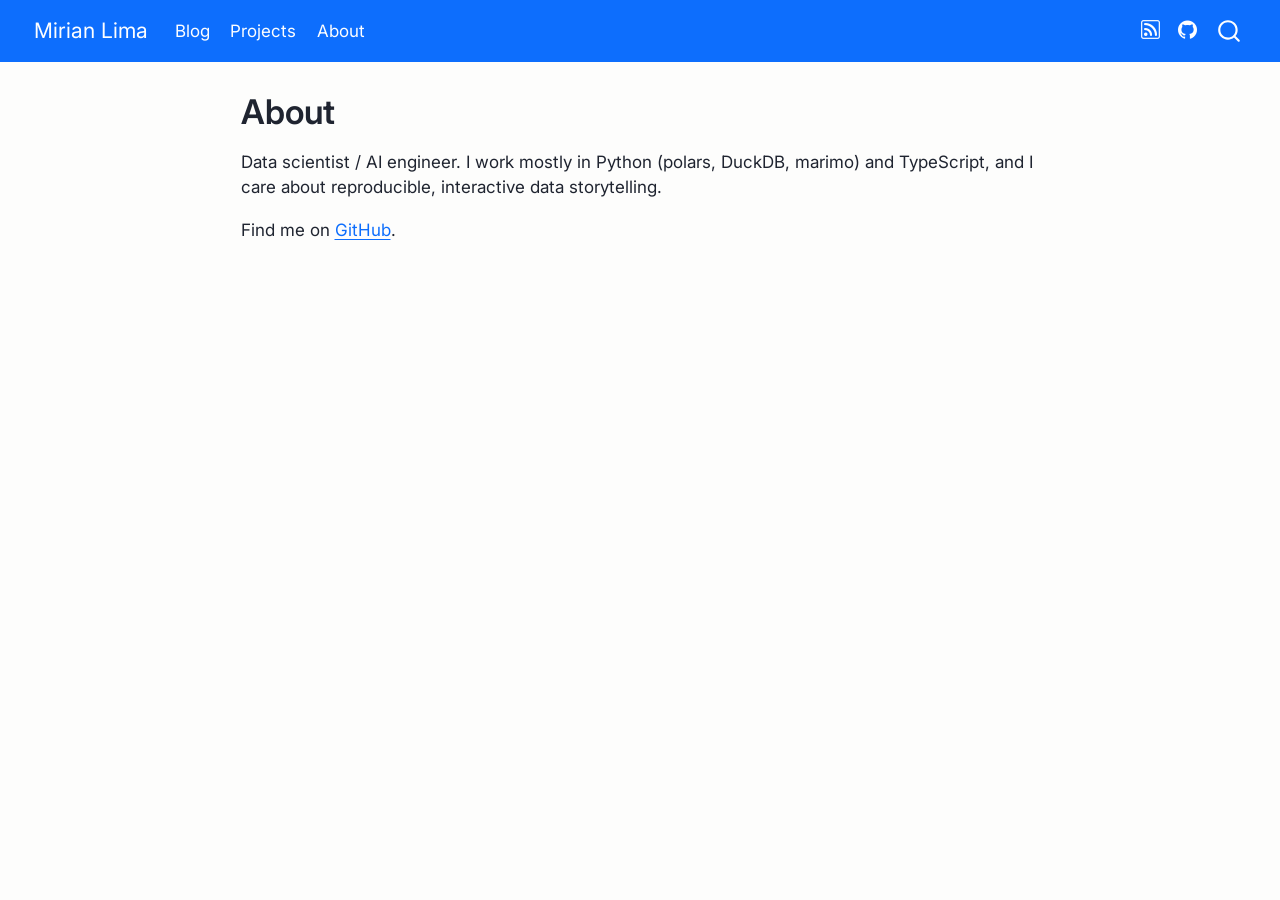
<file: about.html>
<!DOCTYPE html>
<html xmlns="http://www.w3.org/1999/xhtml" lang="en" xml:lang="en"><head>

<meta charset="utf-8">
<meta name="generator" content="quarto-1.8.24">

<meta name="viewport" content="width=device-width, initial-scale=1.0, user-scalable=yes">


<title>About – Mirian Lima</title>
<style>
code{white-space: pre-wrap;}
span.smallcaps{font-variant: small-caps;}
div.columns{display: flex; gap: min(4vw, 1.5em);}
div.column{flex: auto; overflow-x: auto;}
div.hanging-indent{margin-left: 1.5em; text-indent: -1.5em;}
ul.task-list{list-style: none;}
ul.task-list li input[type="checkbox"] {
  width: 0.8em;
  margin: 0 0.8em 0.2em -1em; /* quarto-specific, see https://github.com/quarto-dev/quarto-cli/issues/4556 */ 
  vertical-align: middle;
}
</style>


<script src="site_libs/quarto-nav/quarto-nav.js"></script>
<script src="site_libs/quarto-nav/headroom.min.js"></script>
<script src="site_libs/clipboard/clipboard.min.js"></script>
<script src="site_libs/quarto-search/autocomplete.umd.js"></script>
<script src="site_libs/quarto-search/fuse.min.js"></script>
<script src="site_libs/quarto-search/quarto-search.js"></script>
<meta name="quarto:offset" content="./">
<script src="site_libs/quarto-html/quarto.js" type="module"></script>
<script src="site_libs/quarto-html/tabsets/tabsets.js" type="module"></script>
<script src="site_libs/quarto-html/axe/axe-check.js" type="module"></script>
<script src="site_libs/quarto-html/popper.min.js"></script>
<script src="site_libs/quarto-html/tippy.umd.min.js"></script>
<script src="site_libs/quarto-html/anchor.min.js"></script>
<link href="site_libs/quarto-html/tippy.css" rel="stylesheet">
<link href="site_libs/quarto-html/quarto-syntax-highlighting-4df6641a385f2aea3fcd0df6747253b3.css" rel="stylesheet" class="quarto-color-scheme" id="quarto-text-highlighting-styles">
<link href="site_libs/quarto-html/quarto-syntax-highlighting-dark-9a4f22ab0b2b431ed80c7466690345c1.css" rel="stylesheet" class="quarto-color-scheme quarto-color-alternate" id="quarto-text-highlighting-styles">
<link href="site_libs/quarto-html/quarto-syntax-highlighting-4df6641a385f2aea3fcd0df6747253b3.css" rel="stylesheet" class="quarto-color-scheme-extra" id="quarto-text-highlighting-styles">
<script src="site_libs/bootstrap/bootstrap.min.js"></script>
<link href="site_libs/bootstrap/bootstrap-icons.css" rel="stylesheet">
<link href="site_libs/bootstrap/bootstrap-d61feae885576d281d0f46485f282d48.min.css" rel="stylesheet" append-hash="true" class="quarto-color-scheme" id="quarto-bootstrap" data-mode="light">
<link href="site_libs/bootstrap/bootstrap-dark-d61feae885576d281d0f46485f282d48.min.css" rel="stylesheet" append-hash="true" class="quarto-color-scheme quarto-color-alternate" id="quarto-bootstrap" data-mode="light">
<link href="site_libs/bootstrap/bootstrap-d61feae885576d281d0f46485f282d48.min.css" rel="stylesheet" append-hash="true" class="quarto-color-scheme-extra" id="quarto-bootstrap" data-mode="light">
<script id="quarto-search-options" type="application/json">{
  "location": "navbar",
  "copy-button": false,
  "collapse-after": 3,
  "panel-placement": "end",
  "type": "overlay",
  "limit": 50,
  "keyboard-shortcut": [
    "f",
    "/",
    "s"
  ],
  "show-item-context": false,
  "language": {
    "search-no-results-text": "No results",
    "search-matching-documents-text": "matching documents",
    "search-copy-link-title": "Copy link to search",
    "search-hide-matches-text": "Hide additional matches",
    "search-more-match-text": "more match in this document",
    "search-more-matches-text": "more matches in this document",
    "search-clear-button-title": "Clear",
    "search-text-placeholder": "",
    "search-detached-cancel-button-title": "Cancel",
    "search-submit-button-title": "Submit",
    "search-label": "Search"
  }
}</script>


</head>

<body class="nav-fixed fullcontent quarto-light">

<div id="quarto-search-results"></div>
  <header id="quarto-header" class="headroom fixed-top">
    <nav class="navbar navbar-expand-lg " data-bs-theme="dark">
      <div class="navbar-container container-fluid">
      <div class="navbar-brand-container mx-auto">
    <a href="./index.html" class="navbar-brand navbar-brand-logo">
    </a>
    <a class="navbar-brand" href="./index.html">
    <span class="navbar-title">Mirian Lima</span>
    </a>
  </div>
            <div id="quarto-search" class="" title="Search"></div>
          <button class="navbar-toggler" type="button" data-bs-toggle="collapse" data-bs-target="#navbarCollapse" aria-controls="navbarCollapse" role="menu" aria-expanded="false" aria-label="Toggle navigation" onclick="if (window.quartoToggleHeadroom) { window.quartoToggleHeadroom(); }">
  <span class="navbar-toggler-icon"></span>
</button>
          <div class="collapse navbar-collapse" id="navbarCollapse">
            <ul class="navbar-nav navbar-nav-scroll me-auto">
  <li class="nav-item">
    <a class="nav-link" href="./blog/index.html"> 
<span class="menu-text">Blog</span></a>
  </li>  
  <li class="nav-item">
    <a class="nav-link" href="./projects/index.html"> 
<span class="menu-text">Projects</span></a>
  </li>  
  <li class="nav-item">
    <a class="nav-link active" href="./about.html" aria-current="page"> 
<span class="menu-text">About</span></a>
  </li>  
</ul>
            <ul class="navbar-nav navbar-nav-scroll ms-auto">
  <li class="nav-item compact">
    <a class="nav-link" href="./blog/index.xml"> <i class="bi bi-rss" role="img">
</i> 
<span class="menu-text"></span></a>
  </li>  
  <li class="nav-item compact">
    <a class="nav-link" href="https://github.com/mirianlima"> <i class="bi bi-github" role="img">
</i> 
<span class="menu-text"></span></a>
  </li>  
</ul>
          </div> <!-- /navcollapse -->
            <div class="quarto-navbar-tools">
</div>
      </div> <!-- /container-fluid -->
    </nav>
</header>
<!-- content -->
<div id="quarto-content" class="quarto-container page-columns page-rows-contents page-layout-article page-navbar">
<!-- sidebar -->
<!-- margin-sidebar -->
    
<!-- main -->
<main class="content" id="quarto-document-content">

<header id="title-block-header" class="quarto-title-block default">
<div class="quarto-title">
<h1 class="title">About</h1>
</div>



<div class="quarto-title-meta">

    
  
    
  </div>
  


</header>


<p>Data scientist / AI engineer. I work mostly in Python (polars, DuckDB, marimo) and TypeScript, and I care about reproducible, interactive data storytelling.</p>
<p>Find me on <a href="https://github.com/mirianlima">GitHub</a>.</p>



</main> <!-- /main -->
<script id="quarto-html-after-body" type="application/javascript">
  window.document.addEventListener("DOMContentLoaded", function (event) {
    const icon = "";
    const anchorJS = new window.AnchorJS();
    anchorJS.options = {
      placement: 'right',
      icon: icon
    };
    anchorJS.add('.anchored');
    const isCodeAnnotation = (el) => {
      for (const clz of el.classList) {
        if (clz.startsWith('code-annotation-')) {                     
          return true;
        }
      }
      return false;
    }
    const onCopySuccess = function(e) {
      // button target
      const button = e.trigger;
      // don't keep focus
      button.blur();
      // flash "checked"
      button.classList.add('code-copy-button-checked');
      var currentTitle = button.getAttribute("title");
      button.setAttribute("title", "Copied!");
      let tooltip;
      if (window.bootstrap) {
        button.setAttribute("data-bs-toggle", "tooltip");
        button.setAttribute("data-bs-placement", "left");
        button.setAttribute("data-bs-title", "Copied!");
        tooltip = new bootstrap.Tooltip(button, 
          { trigger: "manual", 
            customClass: "code-copy-button-tooltip",
            offset: [0, -8]});
        tooltip.show();    
      }
      setTimeout(function() {
        if (tooltip) {
          tooltip.hide();
          button.removeAttribute("data-bs-title");
          button.removeAttribute("data-bs-toggle");
          button.removeAttribute("data-bs-placement");
        }
        button.setAttribute("title", currentTitle);
        button.classList.remove('code-copy-button-checked');
      }, 1000);
      // clear code selection
      e.clearSelection();
    }
    const getTextToCopy = function(trigger) {
      const outerScaffold = trigger.parentElement.cloneNode(true);
      const codeEl = outerScaffold.querySelector('code');
      for (const childEl of codeEl.children) {
        if (isCodeAnnotation(childEl)) {
          childEl.remove();
        }
      }
      return codeEl.innerText;
    }
    const clipboard = new window.ClipboardJS('.code-copy-button:not([data-in-quarto-modal])', {
      text: getTextToCopy
    });
    clipboard.on('success', onCopySuccess);
    if (window.document.getElementById('quarto-embedded-source-code-modal')) {
      const clipboardModal = new window.ClipboardJS('.code-copy-button[data-in-quarto-modal]', {
        text: getTextToCopy,
        container: window.document.getElementById('quarto-embedded-source-code-modal')
      });
      clipboardModal.on('success', onCopySuccess);
    }
      var localhostRegex = new RegExp(/^(?:http|https):\/\/localhost\:?[0-9]*\//);
      var mailtoRegex = new RegExp(/^mailto:/);
        var filterRegex = new RegExp("https:\/\/mirianlima\.github\.io\/website\/");
      var isInternal = (href) => {
          return filterRegex.test(href) || localhostRegex.test(href) || mailtoRegex.test(href);
      }
      // Inspect non-navigation links and adorn them if external
     var links = window.document.querySelectorAll('a[href]:not(.nav-link):not(.navbar-brand):not(.toc-action):not(.sidebar-link):not(.sidebar-item-toggle):not(.pagination-link):not(.no-external):not([aria-hidden]):not(.dropdown-item):not(.quarto-navigation-tool):not(.about-link)');
      for (var i=0; i<links.length; i++) {
        const link = links[i];
        if (!isInternal(link.href)) {
          // undo the damage that might have been done by quarto-nav.js in the case of
          // links that we want to consider external
          if (link.dataset.originalHref !== undefined) {
            link.href = link.dataset.originalHref;
          }
        }
      }
    function tippyHover(el, contentFn, onTriggerFn, onUntriggerFn) {
      const config = {
        allowHTML: true,
        maxWidth: 500,
        delay: 100,
        arrow: false,
        appendTo: function(el) {
            return el.parentElement;
        },
        interactive: true,
        interactiveBorder: 10,
        theme: 'quarto',
        placement: 'bottom-start',
      };
      if (contentFn) {
        config.content = contentFn;
      }
      if (onTriggerFn) {
        config.onTrigger = onTriggerFn;
      }
      if (onUntriggerFn) {
        config.onUntrigger = onUntriggerFn;
      }
      window.tippy(el, config); 
    }
    const noterefs = window.document.querySelectorAll('a[role="doc-noteref"]');
    for (var i=0; i<noterefs.length; i++) {
      const ref = noterefs[i];
      tippyHover(ref, function() {
        // use id or data attribute instead here
        let href = ref.getAttribute('data-footnote-href') || ref.getAttribute('href');
        try { href = new URL(href).hash; } catch {}
        const id = href.replace(/^#\/?/, "");
        const note = window.document.getElementById(id);
        if (note) {
          return note.innerHTML;
        } else {
          return "";
        }
      });
    }
    const xrefs = window.document.querySelectorAll('a.quarto-xref');
    const processXRef = (id, note) => {
      // Strip column container classes
      const stripColumnClz = (el) => {
        el.classList.remove("page-full", "page-columns");
        if (el.children) {
          for (const child of el.children) {
            stripColumnClz(child);
          }
        }
      }
      stripColumnClz(note)
      if (id === null || id.startsWith('sec-')) {
        // Special case sections, only their first couple elements
        const container = document.createElement("div");
        if (note.children && note.children.length > 2) {
          container.appendChild(note.children[0].cloneNode(true));
          for (let i = 1; i < note.children.length; i++) {
            const child = note.children[i];
            if (child.tagName === "P" && child.innerText === "") {
              continue;
            } else {
              container.appendChild(child.cloneNode(true));
              break;
            }
          }
          if (window.Quarto?.typesetMath) {
            window.Quarto.typesetMath(container);
          }
          return container.innerHTML
        } else {
          if (window.Quarto?.typesetMath) {
            window.Quarto.typesetMath(note);
          }
          return note.innerHTML;
        }
      } else {
        // Remove any anchor links if they are present
        const anchorLink = note.querySelector('a.anchorjs-link');
        if (anchorLink) {
          anchorLink.remove();
        }
        if (window.Quarto?.typesetMath) {
          window.Quarto.typesetMath(note);
        }
        if (note.classList.contains("callout")) {
          return note.outerHTML;
        } else {
          return note.innerHTML;
        }
      }
    }
    for (var i=0; i<xrefs.length; i++) {
      const xref = xrefs[i];
      tippyHover(xref, undefined, function(instance) {
        instance.disable();
        let url = xref.getAttribute('href');
        let hash = undefined; 
        if (url.startsWith('#')) {
          hash = url;
        } else {
          try { hash = new URL(url).hash; } catch {}
        }
        if (hash) {
          const id = hash.replace(/^#\/?/, "");
          const note = window.document.getElementById(id);
          if (note !== null) {
            try {
              const html = processXRef(id, note.cloneNode(true));
              instance.setContent(html);
            } finally {
              instance.enable();
              instance.show();
            }
          } else {
            // See if we can fetch this
            fetch(url.split('#')[0])
            .then(res => res.text())
            .then(html => {
              const parser = new DOMParser();
              const htmlDoc = parser.parseFromString(html, "text/html");
              const note = htmlDoc.getElementById(id);
              if (note !== null) {
                const html = processXRef(id, note);
                instance.setContent(html);
              } 
            }).finally(() => {
              instance.enable();
              instance.show();
            });
          }
        } else {
          // See if we can fetch a full url (with no hash to target)
          // This is a special case and we should probably do some content thinning / targeting
          fetch(url)
          .then(res => res.text())
          .then(html => {
            const parser = new DOMParser();
            const htmlDoc = parser.parseFromString(html, "text/html");
            const note = htmlDoc.querySelector('main.content');
            if (note !== null) {
              // This should only happen for chapter cross references
              // (since there is no id in the URL)
              // remove the first header
              if (note.children.length > 0 && note.children[0].tagName === "HEADER") {
                note.children[0].remove();
              }
              const html = processXRef(null, note);
              instance.setContent(html);
            } 
          }).finally(() => {
            instance.enable();
            instance.show();
          });
        }
      }, function(instance) {
      });
    }
        let selectedAnnoteEl;
        const selectorForAnnotation = ( cell, annotation) => {
          let cellAttr = 'data-code-cell="' + cell + '"';
          let lineAttr = 'data-code-annotation="' +  annotation + '"';
          const selector = 'span[' + cellAttr + '][' + lineAttr + ']';
          return selector;
        }
        const selectCodeLines = (annoteEl) => {
          const doc = window.document;
          const targetCell = annoteEl.getAttribute("data-target-cell");
          const targetAnnotation = annoteEl.getAttribute("data-target-annotation");
          const annoteSpan = window.document.querySelector(selectorForAnnotation(targetCell, targetAnnotation));
          const lines = annoteSpan.getAttribute("data-code-lines").split(",");
          const lineIds = lines.map((line) => {
            return targetCell + "-" + line;
          })
          let top = null;
          let height = null;
          let parent = null;
          if (lineIds.length > 0) {
              //compute the position of the single el (top and bottom and make a div)
              const el = window.document.getElementById(lineIds[0]);
              top = el.offsetTop;
              height = el.offsetHeight;
              parent = el.parentElement.parentElement;
            if (lineIds.length > 1) {
              const lastEl = window.document.getElementById(lineIds[lineIds.length - 1]);
              const bottom = lastEl.offsetTop + lastEl.offsetHeight;
              height = bottom - top;
            }
            if (top !== null && height !== null && parent !== null) {
              // cook up a div (if necessary) and position it 
              let div = window.document.getElementById("code-annotation-line-highlight");
              if (div === null) {
                div = window.document.createElement("div");
                div.setAttribute("id", "code-annotation-line-highlight");
                div.style.position = 'absolute';
                parent.appendChild(div);
              }
              div.style.top = top - 2 + "px";
              div.style.height = height + 4 + "px";
              div.style.left = 0;
              let gutterDiv = window.document.getElementById("code-annotation-line-highlight-gutter");
              if (gutterDiv === null) {
                gutterDiv = window.document.createElement("div");
                gutterDiv.setAttribute("id", "code-annotation-line-highlight-gutter");
                gutterDiv.style.position = 'absolute';
                const codeCell = window.document.getElementById(targetCell);
                const gutter = codeCell.querySelector('.code-annotation-gutter');
                gutter.appendChild(gutterDiv);
              }
              gutterDiv.style.top = top - 2 + "px";
              gutterDiv.style.height = height + 4 + "px";
            }
            selectedAnnoteEl = annoteEl;
          }
        };
        const unselectCodeLines = () => {
          const elementsIds = ["code-annotation-line-highlight", "code-annotation-line-highlight-gutter"];
          elementsIds.forEach((elId) => {
            const div = window.document.getElementById(elId);
            if (div) {
              div.remove();
            }
          });
          selectedAnnoteEl = undefined;
        };
          // Handle positioning of the toggle
      window.addEventListener(
        "resize",
        throttle(() => {
          elRect = undefined;
          if (selectedAnnoteEl) {
            selectCodeLines(selectedAnnoteEl);
          }
        }, 10)
      );
      function throttle(fn, ms) {
      let throttle = false;
      let timer;
        return (...args) => {
          if(!throttle) { // first call gets through
              fn.apply(this, args);
              throttle = true;
          } else { // all the others get throttled
              if(timer) clearTimeout(timer); // cancel #2
              timer = setTimeout(() => {
                fn.apply(this, args);
                timer = throttle = false;
              }, ms);
          }
        };
      }
        // Attach click handler to the DT
        const annoteDls = window.document.querySelectorAll('dt[data-target-cell]');
        for (const annoteDlNode of annoteDls) {
          annoteDlNode.addEventListener('click', (event) => {
            const clickedEl = event.target;
            if (clickedEl !== selectedAnnoteEl) {
              unselectCodeLines();
              const activeEl = window.document.querySelector('dt[data-target-cell].code-annotation-active');
              if (activeEl) {
                activeEl.classList.remove('code-annotation-active');
              }
              selectCodeLines(clickedEl);
              clickedEl.classList.add('code-annotation-active');
            } else {
              // Unselect the line
              unselectCodeLines();
              clickedEl.classList.remove('code-annotation-active');
            }
          });
        }
    const findCites = (el) => {
      const parentEl = el.parentElement;
      if (parentEl) {
        const cites = parentEl.dataset.cites;
        if (cites) {
          return {
            el,
            cites: cites.split(' ')
          };
        } else {
          return findCites(el.parentElement)
        }
      } else {
        return undefined;
      }
    };
    var bibliorefs = window.document.querySelectorAll('a[role="doc-biblioref"]');
    for (var i=0; i<bibliorefs.length; i++) {
      const ref = bibliorefs[i];
      const citeInfo = findCites(ref);
      if (citeInfo) {
        tippyHover(citeInfo.el, function() {
          var popup = window.document.createElement('div');
          citeInfo.cites.forEach(function(cite) {
            var citeDiv = window.document.createElement('div');
            citeDiv.classList.add('hanging-indent');
            citeDiv.classList.add('csl-entry');
            var biblioDiv = window.document.getElementById('ref-' + cite);
            if (biblioDiv) {
              citeDiv.innerHTML = biblioDiv.innerHTML;
            }
            popup.appendChild(citeDiv);
          });
          return popup.innerHTML;
        });
      }
    }
  });
  </script>
</div> <!-- /content -->




</body></html>
</file>
<file: site_libs/quarto-html/tippy.css>
.tippy-box[data-animation=fade][data-state=hidden]{opacity:0}[data-tippy-root]{max-width:calc(100vw - 10px)}.tippy-box{position:relative;background-color:#333;color:#fff;border-radius:4px;font-size:14px;line-height:1.4;white-space:normal;outline:0;transition-property:transform,visibility,opacity}.tippy-box[data-placement^=top]>.tippy-arrow{bottom:0}.tippy-box[data-placement^=top]>.tippy-arrow:before{bottom:-7px;left:0;border-width:8px 8px 0;border-top-color:initial;transform-origin:center top}.tippy-box[data-placement^=bottom]>.tippy-arrow{top:0}.tippy-box[data-placement^=bottom]>.tippy-arrow:before{top:-7px;left:0;border-width:0 8px 8px;border-bottom-color:initial;transform-origin:center bottom}.tippy-box[data-placement^=left]>.tippy-arrow{right:0}.tippy-box[data-placement^=left]>.tippy-arrow:before{border-width:8px 0 8px 8px;border-left-color:initial;right:-7px;transform-origin:center left}.tippy-box[data-placement^=right]>.tippy-arrow{left:0}.tippy-box[data-placement^=right]>.tippy-arrow:before{left:-7px;border-width:8px 8px 8px 0;border-right-color:initial;transform-origin:center right}.tippy-box[data-inertia][data-state=visible]{transition-timing-function:cubic-bezier(.54,1.5,.38,1.11)}.tippy-arrow{width:16px;height:16px;color:#333}.tippy-arrow:before{content:"";position:absolute;border-color:transparent;border-style:solid}.tippy-content{position:relative;padding:5px 9px;z-index:1}
</file>
<file: site_libs/quarto-html/quarto-syntax-highlighting-4df6641a385f2aea3fcd0df6747253b3.css>
/* quarto syntax highlight colors */
:root {
  --quarto-hl-ot-color: #003B4F;
  --quarto-hl-at-color: #657422;
  --quarto-hl-ss-color: #20794D;
  --quarto-hl-an-color: #5E5E5E;
  --quarto-hl-fu-color: #4758AB;
  --quarto-hl-st-color: #20794D;
  --quarto-hl-cf-color: #003B4F;
  --quarto-hl-op-color: #5E5E5E;
  --quarto-hl-er-color: #AD0000;
  --quarto-hl-bn-color: #AD0000;
  --quarto-hl-al-color: #AD0000;
  --quarto-hl-va-color: #111111;
  --quarto-hl-bu-color: inherit;
  --quarto-hl-ex-color: inherit;
  --quarto-hl-pp-color: #AD0000;
  --quarto-hl-in-color: #5E5E5E;
  --quarto-hl-vs-color: #20794D;
  --quarto-hl-wa-color: #5E5E5E;
  --quarto-hl-do-color: #5E5E5E;
  --quarto-hl-im-color: #00769E;
  --quarto-hl-ch-color: #20794D;
  --quarto-hl-dt-color: #AD0000;
  --quarto-hl-fl-color: #AD0000;
  --quarto-hl-co-color: #5E5E5E;
  --quarto-hl-cv-color: #5E5E5E;
  --quarto-hl-cn-color: #8f5902;
  --quarto-hl-sc-color: #5E5E5E;
  --quarto-hl-dv-color: #AD0000;
  --quarto-hl-kw-color: #003B4F;
}

/* other quarto variables */
:root {
  --quarto-font-monospace: JetBrains Mono;
}

/* syntax highlight based on Pandoc's rules */
pre > code.sourceCode > span {
  color: #003B4F;
}

code.sourceCode > span {
  color: #003B4F;
}

div.sourceCode,
div.sourceCode pre.sourceCode {
  color: #003B4F;
}

/* Normal */
code span {
  color: #003B4F;
}

/* Alert */
code span.al {
  color: #AD0000;
  font-style: inherit;
}

/* Annotation */
code span.an {
  color: #5E5E5E;
  font-style: inherit;
}

/* Attribute */
code span.at {
  color: #657422;
  font-style: inherit;
}

/* BaseN */
code span.bn {
  color: #AD0000;
  font-style: inherit;
}

/* BuiltIn */
code span.bu {
  font-style: inherit;
}

/* ControlFlow */
code span.cf {
  color: #003B4F;
  font-weight: bold;
  font-style: inherit;
}

/* Char */
code span.ch {
  color: #20794D;
  font-style: inherit;
}

/* Constant */
code span.cn {
  color: #8f5902;
  font-style: inherit;
}

/* Comment */
code span.co {
  color: #5E5E5E;
  font-style: inherit;
}

/* CommentVar */
code span.cv {
  color: #5E5E5E;
  font-style: italic;
}

/* Documentation */
code span.do {
  color: #5E5E5E;
  font-style: italic;
}

/* DataType */
code span.dt {
  color: #AD0000;
  font-style: inherit;
}

/* DecVal */
code span.dv {
  color: #AD0000;
  font-style: inherit;
}

/* Error */
code span.er {
  color: #AD0000;
  font-style: inherit;
}

/* Extension */
code span.ex {
  font-style: inherit;
}

/* Float */
code span.fl {
  color: #AD0000;
  font-style: inherit;
}

/* Function */
code span.fu {
  color: #4758AB;
  font-style: inherit;
}

/* Import */
code span.im {
  color: #00769E;
  font-style: inherit;
}

/* Information */
code span.in {
  color: #5E5E5E;
  font-style: inherit;
}

/* Keyword */
code span.kw {
  color: #003B4F;
  font-weight: bold;
  font-style: inherit;
}

/* Operator */
code span.op {
  color: #5E5E5E;
  font-style: inherit;
}

/* Other */
code span.ot {
  color: #003B4F;
  font-style: inherit;
}

/* Preprocessor */
code span.pp {
  color: #AD0000;
  font-style: inherit;
}

/* SpecialChar */
code span.sc {
  color: #5E5E5E;
  font-style: inherit;
}

/* SpecialString */
code span.ss {
  color: #20794D;
  font-style: inherit;
}

/* String */
code span.st {
  color: #20794D;
  font-style: inherit;
}

/* Variable */
code span.va {
  color: #111111;
  font-style: inherit;
}

/* VerbatimString */
code span.vs {
  color: #20794D;
  font-style: inherit;
}

/* Warning */
code span.wa {
  color: #5E5E5E;
  font-style: italic;
}

.prevent-inlining {
  content: "</";
}

/*# sourceMappingURL=ad79320bc5eb1493177daae4e9e771f6.css.map */
</file>
<file: site_libs/quarto-html/quarto-syntax-highlighting-dark-9a4f22ab0b2b431ed80c7466690345c1.css>
/* quarto syntax highlight colors */
:root {
  --quarto-hl-al-color: #f07178;
  --quarto-hl-an-color: #d4d0ab;
  --quarto-hl-at-color: #00e0e0;
  --quarto-hl-bn-color: #d4d0ab;
  --quarto-hl-bu-color: #abe338;
  --quarto-hl-ch-color: #abe338;
  --quarto-hl-co-color: #f8f8f2;
  --quarto-hl-cv-color: #ffd700;
  --quarto-hl-cn-color: #ffd700;
  --quarto-hl-cf-color: #ffa07a;
  --quarto-hl-dt-color: #ffa07a;
  --quarto-hl-dv-color: #d4d0ab;
  --quarto-hl-do-color: #f8f8f2;
  --quarto-hl-er-color: #f07178;
  --quarto-hl-ex-color: #00e0e0;
  --quarto-hl-fl-color: #d4d0ab;
  --quarto-hl-fu-color: #ffa07a;
  --quarto-hl-im-color: #abe338;
  --quarto-hl-in-color: #d4d0ab;
  --quarto-hl-kw-color: #ffa07a;
  --quarto-hl-op-color: #ffa07a;
  --quarto-hl-ot-color: #00e0e0;
  --quarto-hl-pp-color: #dcc6e0;
  --quarto-hl-re-color: #00e0e0;
  --quarto-hl-sc-color: #abe338;
  --quarto-hl-ss-color: #abe338;
  --quarto-hl-st-color: #abe338;
  --quarto-hl-va-color: #00e0e0;
  --quarto-hl-vs-color: #abe338;
  --quarto-hl-wa-color: #dcc6e0;
}

/* other quarto variables */
:root {
  --quarto-font-monospace: JetBrains Mono;
}

/* syntax highlight based on Pandoc's rules */
pre > code.sourceCode > span {
  color: #f8f8f2;
}

code.sourceCode > span {
  color: #f8f8f2;
}

div.sourceCode,
div.sourceCode pre.sourceCode {
  color: #f8f8f2;
}

/* Normal */
code span {
  color: #f8f8f2;
}

/* Alert */
code span.al {
  color: #f07178;
}

/* Annotation */
code span.an {
  color: #d4d0ab;
}

/* Attribute */
code span.at {
  color: #00e0e0;
}

/* BaseN */
code span.bn {
  color: #d4d0ab;
}

/* BuiltIn */
code span.bu {
  color: #abe338;
}

/* ControlFlow */
code span.cf {
  font-weight: bold;
  color: #ffa07a;
}

/* Char */
code span.ch {
  color: #abe338;
}

/* Constant */
code span.cn {
  color: #ffd700;
}

/* Comment */
code span.co {
  font-style: italic;
  color: #f8f8f2;
}

/* CommentVar */
code span.cv {
  color: #ffd700;
}

/* Documentation */
code span.do {
  color: #f8f8f2;
}

/* DataType */
code span.dt {
  color: #ffa07a;
}

/* DecVal */
code span.dv {
  color: #d4d0ab;
}

/* Error */
code span.er {
  color: #f07178;
  text-decoration: underline;
}

/* Extension */
code span.ex {
  font-weight: bold;
  color: #00e0e0;
}

/* Float */
code span.fl {
  color: #d4d0ab;
}

/* Function */
code span.fu {
  color: #ffa07a;
}

/* Import */
code span.im {
  color: #abe338;
}

/* Information */
code span.in {
  color: #d4d0ab;
}

/* Keyword */
code span.kw {
  font-weight: bold;
  color: #ffa07a;
}

/* Operator */
code span.op {
  color: #ffa07a;
}

/* Other */
code span.ot {
  color: #00e0e0;
}

/* Preprocessor */
code span.pp {
  color: #dcc6e0;
}

/* RegionMarker */
code span.re {
  background-color: #f8f8f2;
  color: #00e0e0;
}

/* SpecialChar */
code span.sc {
  color: #abe338;
}

/* SpecialString */
code span.ss {
  color: #abe338;
}

/* String */
code span.st {
  color: #abe338;
}

/* Variable */
code span.va {
  color: #00e0e0;
}

/* VerbatimString */
code span.vs {
  color: #abe338;
}

/* Warning */
code span.wa {
  color: #dcc6e0;
}

.prevent-inlining {
  content: "</";
}

/*# sourceMappingURL=8ace174116f21070194f7c97e89f8ce2.css.map */
</file>
